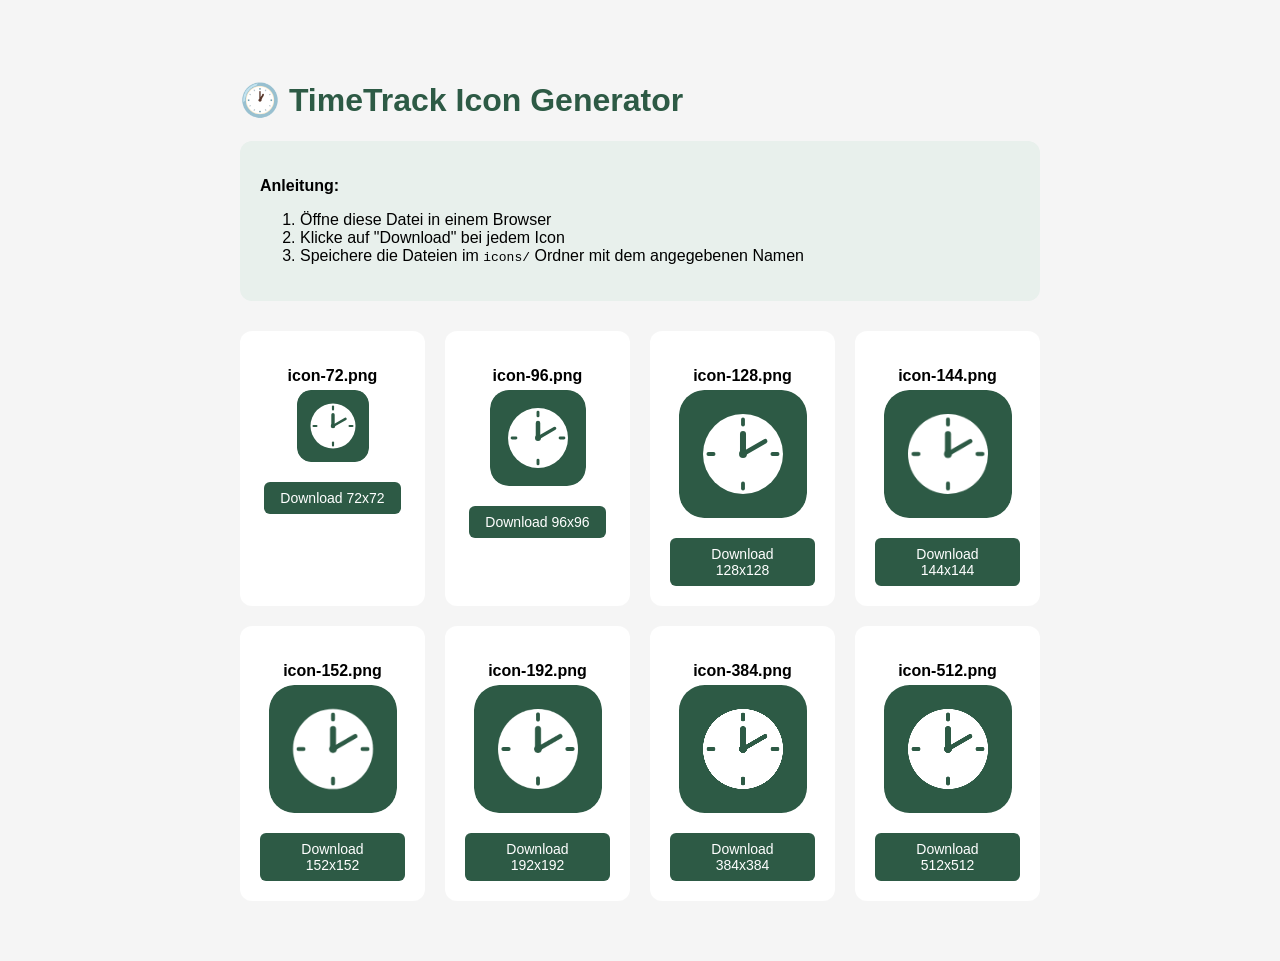
<file: icons/generate-icons.html>
<!DOCTYPE html>
<html lang="de">
<head>
    <meta charset="UTF-8">
    <meta name="viewport" content="width=device-width, initial-scale=1.0">
    <title>Icon Generator - TimeTrack PWA</title>
    <style>
        body {
            font-family: -apple-system, BlinkMacSystemFont, sans-serif;
            max-width: 800px;
            margin: 40px auto;
            padding: 20px;
            background: #f5f5f5;
        }
        h1 {
            color: #2d5a45;
        }
        .icon-grid {
            display: grid;
            grid-template-columns: repeat(auto-fill, minmax(150px, 1fr));
            gap: 20px;
            margin-top: 30px;
        }
        .icon-item {
            background: white;
            padding: 20px;
            border-radius: 12px;
            text-align: center;
        }
        .icon-item canvas {
            display: block;
            margin: 0 auto 10px;
            border-radius: 20%;
        }
        .icon-item a {
            display: inline-block;
            margin-top: 10px;
            padding: 8px 16px;
            background: #2d5a45;
            color: white;
            text-decoration: none;
            border-radius: 6px;
            font-size: 14px;
        }
        .icon-item a:hover {
            background: #234836;
        }
        .instructions {
            background: #e8f0ec;
            padding: 20px;
            border-radius: 12px;
            margin-bottom: 30px;
        }
    </style>
</head>
<body>
    <h1>🕐 TimeTrack Icon Generator</h1>
    
    <div class="instructions">
        <p><strong>Anleitung:</strong></p>
        <ol>
            <li>Öffne diese Datei in einem Browser</li>
            <li>Klicke auf "Download" bei jedem Icon</li>
            <li>Speichere die Dateien im <code>icons/</code> Ordner mit dem angegebenen Namen</li>
        </ol>
    </div>
    
    <div class="icon-grid" id="iconGrid"></div>
    
    <script>
        const sizes = [72, 96, 128, 144, 152, 192, 384, 512];
        const primaryColor = '#2d5a45';
        const whiteColor = '#ffffff';
        
        function drawIcon(ctx, size) {
            const scale = size / 512;
            
            // Background with rounded corners
            ctx.fillStyle = primaryColor;
            roundRect(ctx, 0, 0, size, size, size * 0.1875);
            ctx.fill();
            
            // Clock face
            ctx.fillStyle = whiteColor;
            ctx.beginPath();
            ctx.arc(size / 2, size / 2, size * 0.3125, 0, Math.PI * 2);
            ctx.fill();
            
            // Hour markers
            ctx.strokeStyle = primaryColor;
            ctx.lineWidth = size * 0.03;
            ctx.lineCap = 'round';
            
            const markerInner = size * 0.27;
            const markerOuter = size * 0.23;
            const center = size / 2;
            
            for (let i = 0; i < 12; i += 3) {
                const angle = (i * 30 - 90) * Math.PI / 180;
                ctx.beginPath();
                ctx.moveTo(center + Math.cos(angle) * markerOuter, center + Math.sin(angle) * markerOuter);
                ctx.lineTo(center + Math.cos(angle) * markerInner, center + Math.sin(angle) * markerInner);
                ctx.stroke();
            }
            
            // Hour hand (pointing to 12)
            ctx.strokeStyle = primaryColor;
            ctx.lineWidth = size * 0.047;
            ctx.lineCap = 'round';
            ctx.beginPath();
            ctx.moveTo(center, center);
            ctx.lineTo(center, center - size * 0.156);
            ctx.stroke();
            
            // Minute hand (pointing to 2)
            ctx.lineWidth = size * 0.035;
            const minuteAngle = (60 - 90) * Math.PI / 180;
            ctx.beginPath();
            ctx.moveTo(center, center);
            ctx.lineTo(center + Math.cos(minuteAngle) * size * 0.2, center + Math.sin(minuteAngle) * size * 0.2);
            ctx.stroke();
            
            // Center dot
            ctx.fillStyle = primaryColor;
            ctx.beginPath();
            ctx.arc(center, center, size * 0.031, 0, Math.PI * 2);
            ctx.fill();
        }
        
        function roundRect(ctx, x, y, width, height, radius) {
            ctx.beginPath();
            ctx.moveTo(x + radius, y);
            ctx.arcTo(x + width, y, x + width, y + height, radius);
            ctx.arcTo(x + width, y + height, x, y + height, radius);
            ctx.arcTo(x, y + height, x, y, radius);
            ctx.arcTo(x, y, x + width, y, radius);
            ctx.closePath();
        }
        
        const grid = document.getElementById('iconGrid');
        
        sizes.forEach(size => {
            const item = document.createElement('div');
            item.className = 'icon-item';
            
            const canvas = document.createElement('canvas');
            canvas.width = size;
            canvas.height = size;
            canvas.style.width = Math.min(size, 128) + 'px';
            canvas.style.height = Math.min(size, 128) + 'px';
            
            const ctx = canvas.getContext('2d');
            drawIcon(ctx, size);
            
            const link = document.createElement('a');
            link.href = canvas.toDataURL('image/png');
            link.download = `icon-${size}.png`;
            link.textContent = `Download ${size}x${size}`;
            
            const label = document.createElement('p');
            label.textContent = `icon-${size}.png`;
            label.style.fontWeight = 'bold';
            label.style.marginBottom = '5px';
            
            item.appendChild(label);
            item.appendChild(canvas);
            item.appendChild(link);
            grid.appendChild(item);
        });
    </script>
</body>
</html>
</file>
